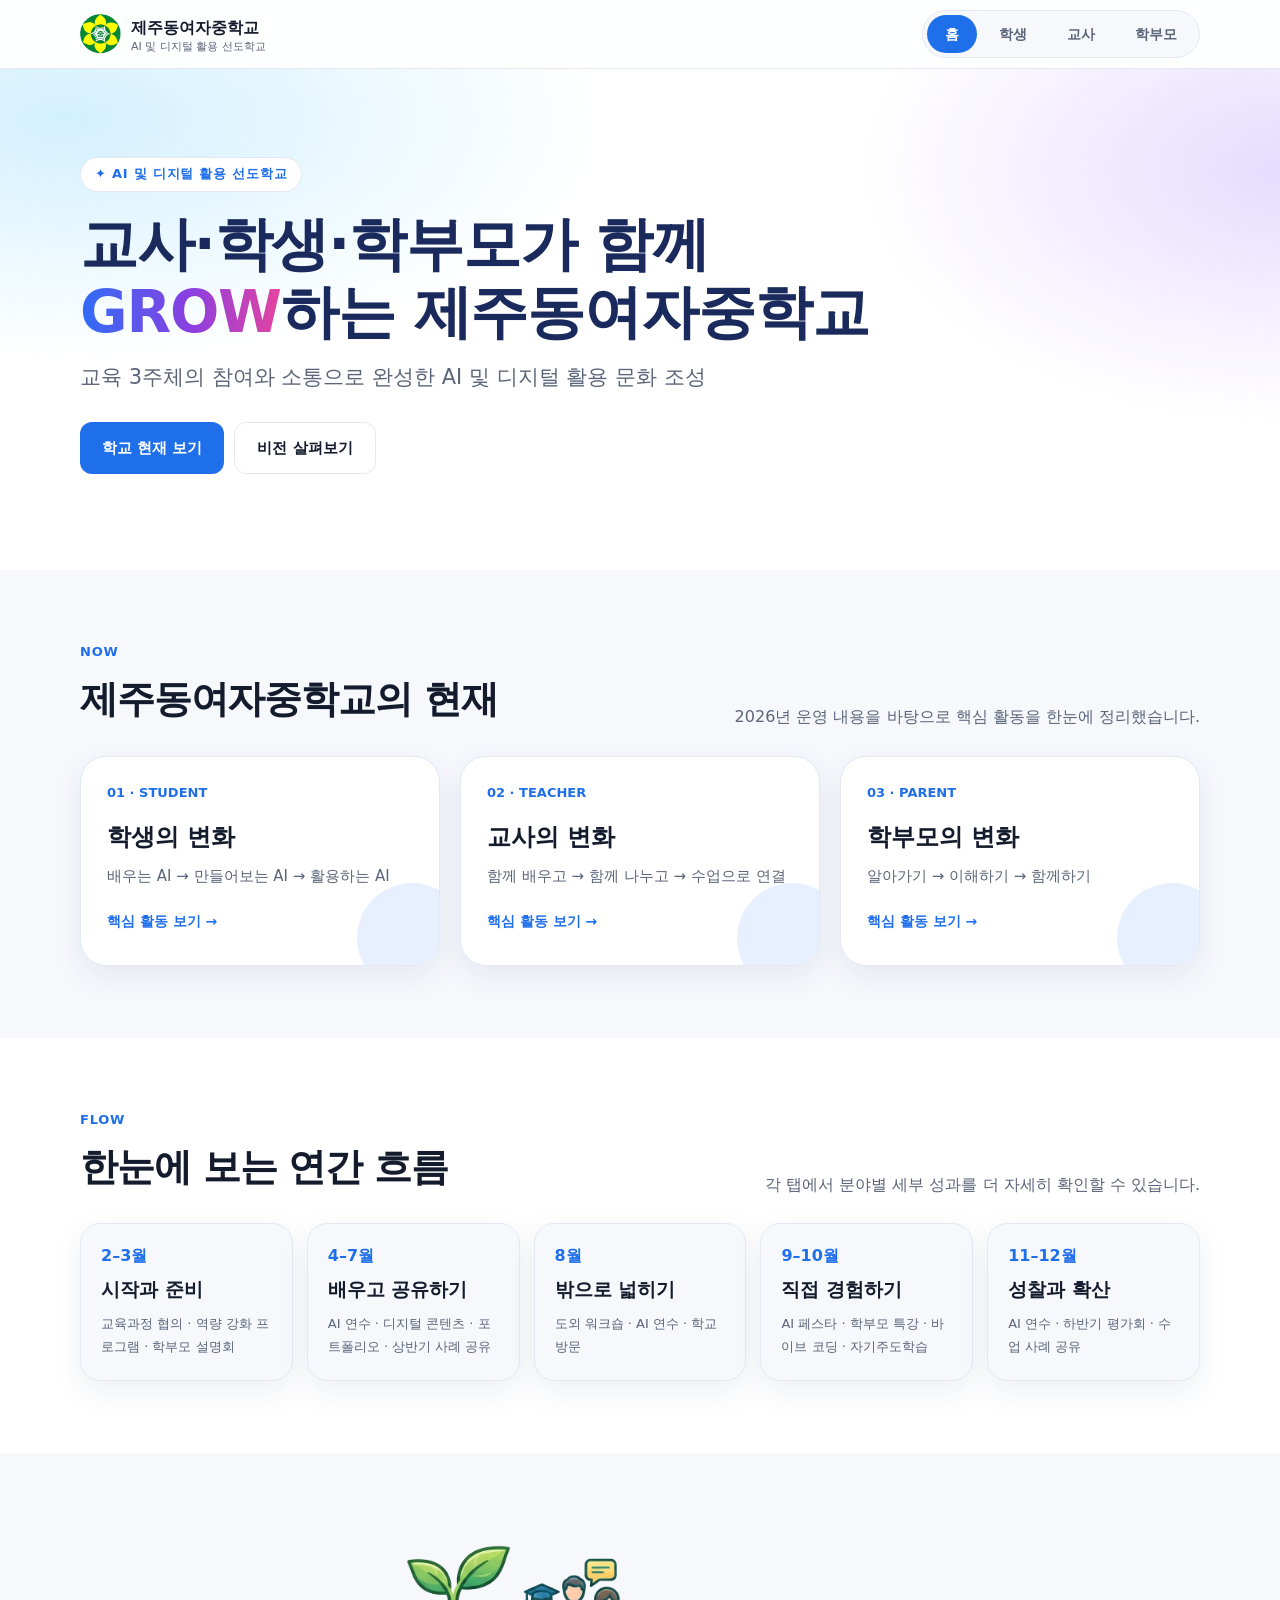
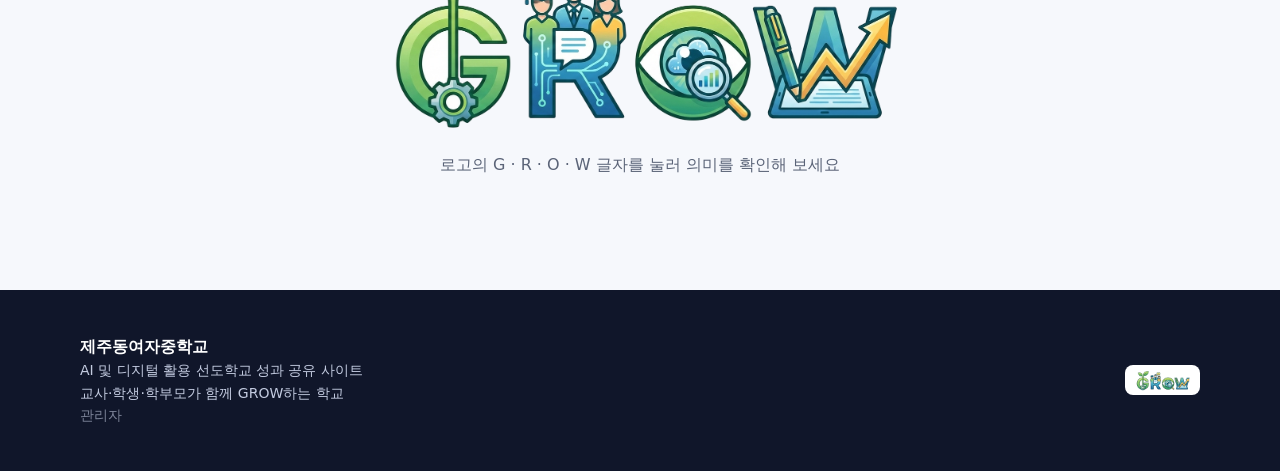
<file: index.html>
<!doctype html>
<html lang="ko"><head><meta charset="utf-8"><meta name="viewport" content="width=device-width,initial-scale=1">
<title>GROW 제주동여자중학교 | AI 및 디지털 활용 선도학교</title>
<link rel="stylesheet" href="style.css"><link rel="stylesheet" href="v2.css"></head>
<body data-page="home">
<header class="top" id="hdr"></header>
<main>
<div class="hero hero-left"><div class="wrap">
  <span class="eyebrow">✦ AI 및 디지털 활용 선도학교</span>
  <h1 class="h-big">교사·학생·학부모가 함께<br><em>GROW</em>하는 제주동여자중학교</h1>
  <p class="sub">교육 3주체의 참여와 소통으로 완성한 AI 및 디지털 활용 문화 조성</p>
  <div class="cta"><a class="btn primary" href="#now">학교 현재 보기</a><a class="btn ghost" href="#vision">비전 살펴보기</a></div>
</div></div>

<section id="now"><div class="wrap">
  <div class="sec-line"><div><div class="kicker">NOW</div><h2>제주동여자중학교의 현재</h2></div><p>2026년 운영 내용을 바탕으로 핵심 활동을 한눈에 정리했습니다.</p></div>
  <div class="nowgrid" id="now3"></div>
</div></section>

<section id="flow" style="background:var(--surface)"><div class="wrap">
  <div class="sec-line"><div><div class="kicker">FLOW</div><h2>한눈에 보는 연간 흐름</h2></div><p>각 탭에서 분야별 세부 성과를 더 자세히 확인할 수 있습니다.</p></div>
  <div class="flowgrid" id="flow5"></div>
</div></section>

<section id="vision"><div class="wrap">
  <div class="sec-head">
    <div class="logomap" id="logomap">
      <img src="GROW 로고.png" alt="GROW 로고">
      <button class="hot" data-i="0" style="left:5%;width:22%" aria-label="G"></button>
      <button class="hot" data-i="1" style="left:28.5%;width:20%" aria-label="R"></button>
      <button class="hot" data-i="2" style="left:49%;width:22%" aria-label="O"></button>
      <button class="hot" data-i="3" style="left:70.5%;width:26%" aria-label="W"></button>
    </div>
    <p>로고의 G · R · O · W 글자를 눌러 의미를 확인해 보세요</p>
  </div>
</div></section>
</main>
<footer id="ftr"></footer>
<script src="data.js"></script><script src="posts.js"></script><script src="store.js"></script><script src="app.js"></script>
</body></html>
</file>
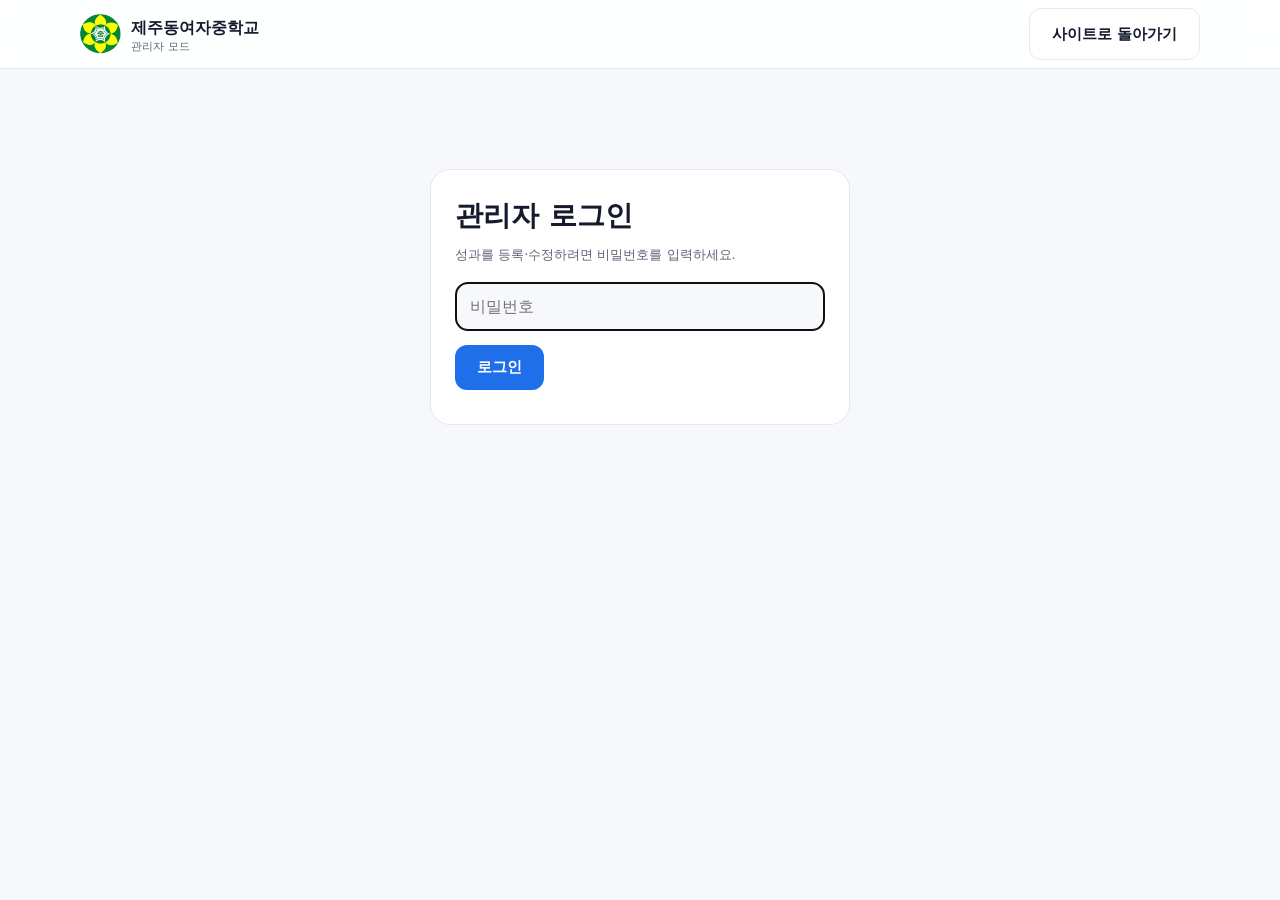
<file: admin.html>
<!doctype html>
<html lang="ko"><head><meta charset="utf-8"><meta name="viewport" content="width=device-width,initial-scale=1">
<title>관리자 | 제주동여자중학교</title>
<link rel="stylesheet" href="style.css"><link rel="stylesheet" href="v2.css"></head>
<body>
<header class="top"><div class="wrap"><a class="brand" href="index.html"><img src="school-logo.png" alt=""><div>제주동여자중학교<small>관리자 모드</small></div></a><a class="btn ghost" href="index.html">사이트로 돌아가기</a></div></header>
<div class="adm" id="app"></div>
<script src="data.js"></script><script src="posts.js"></script><script src="store.js"></script><script src="admin.js"></script>
</body></html>
</file>
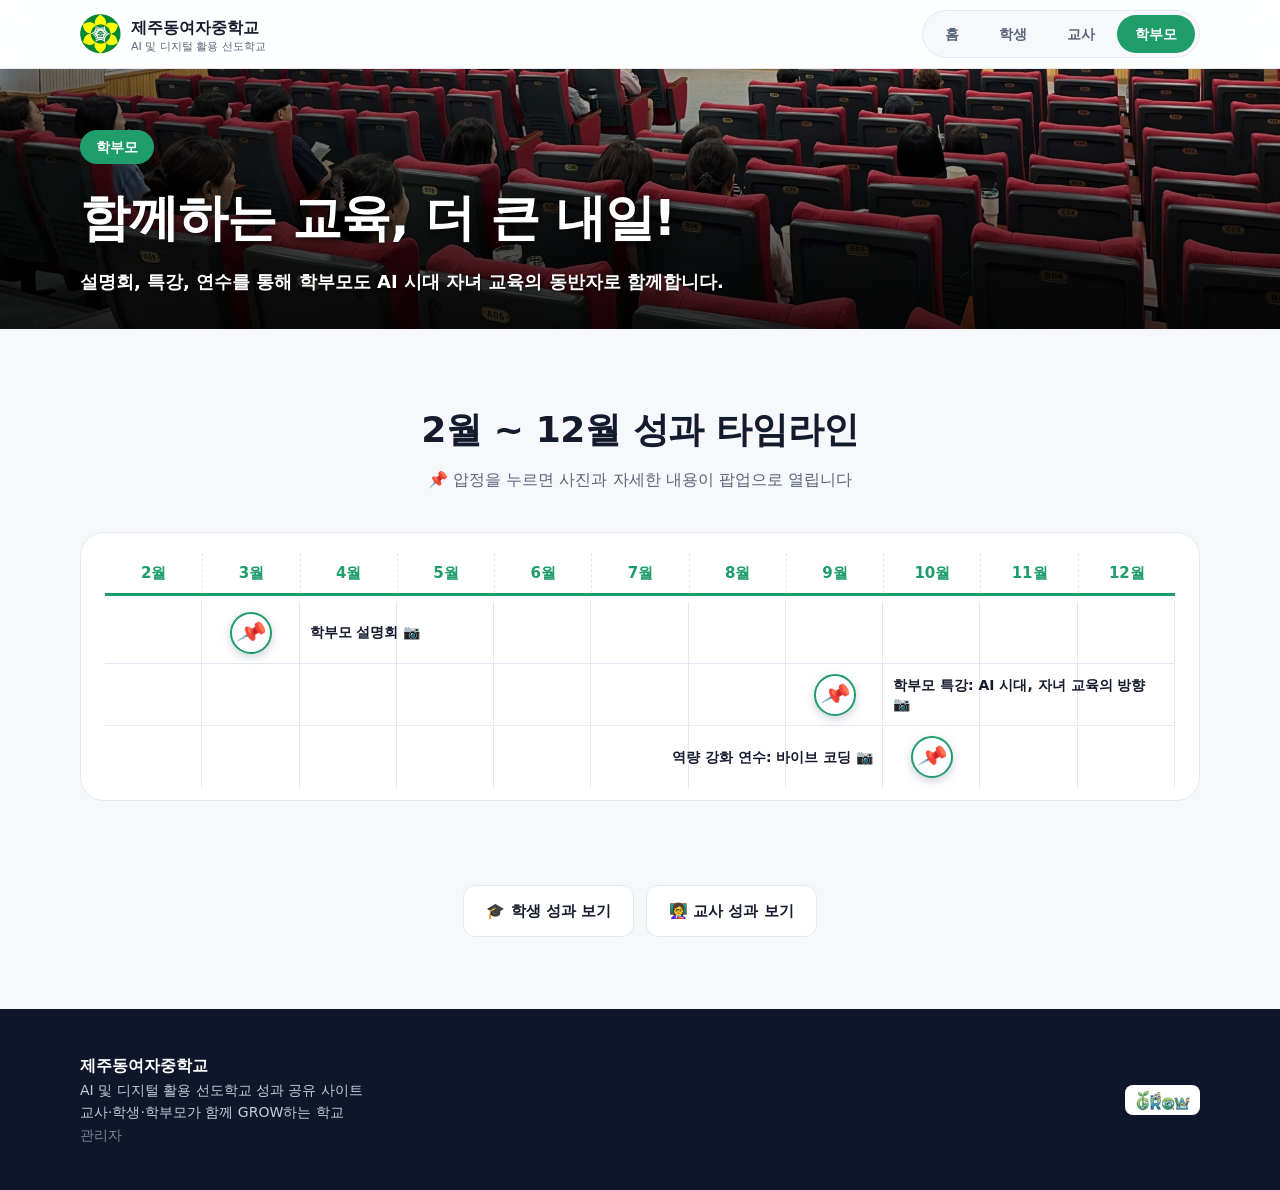
<file: parent.html>
<!doctype html>
<html lang="ko"><head><meta charset="utf-8"><meta name="viewport" content="width=device-width,initial-scale=1">
<title>성과 | 제주동여자중학교</title>
<link rel="stylesheet" href="style.css"><link rel="stylesheet" href="v2.css"></head>
<body data-page="parent">
<header class="top" id="hdr"></header>
<main>
<div class="rhero" id="rhero"></div>
<section><div class="wrap">
  <div class="sec-head"><h2>2월 ~ 12월 성과 타임라인</h2><p>📌 압정을 누르면 사진과 자세한 내용이 팝업으로 열립니다</p></div>
  <div class="tlscroll" id="tl"></div>
</div></section>
<section style="padding-top:0"><div class="wrap"><div class="otherlinks" id="others"></div></div></section>
</main>
<footer id="ftr"></footer>
<script src="data.js"></script><script src="posts.js"></script><script src="store.js"></script><script src="app.js"></script>
</body></html>
</file>
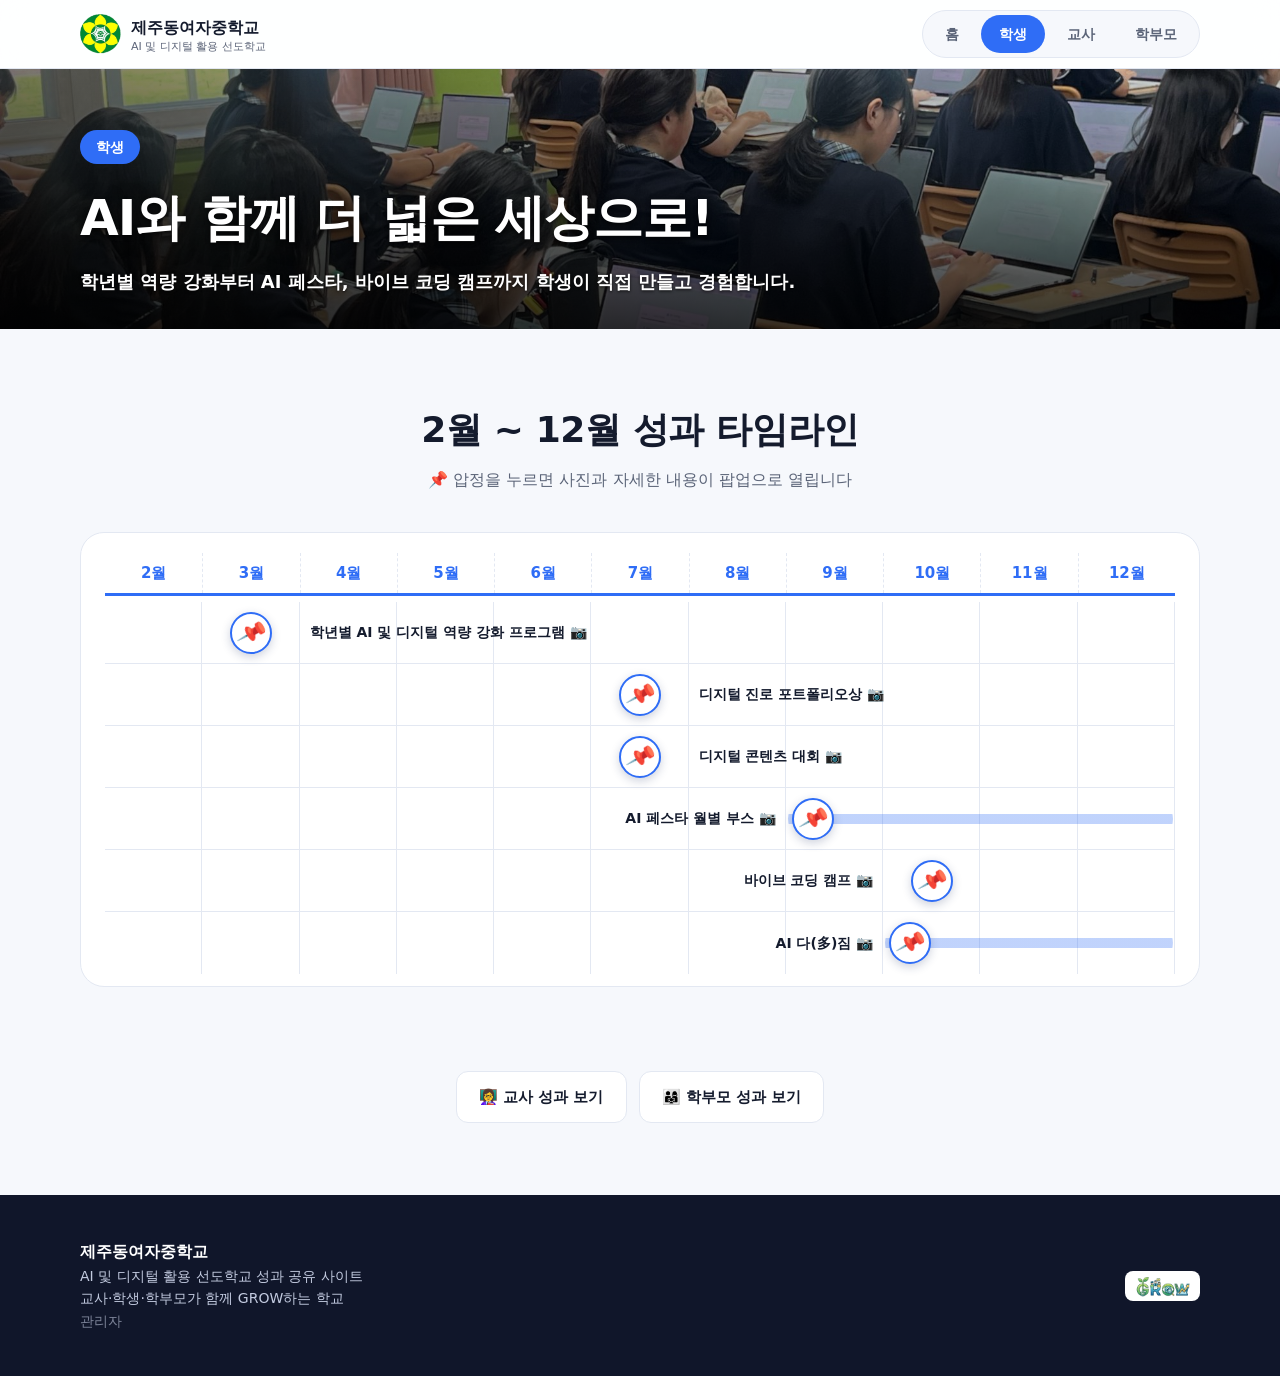
<file: student.html>
<!doctype html>
<html lang="ko"><head><meta charset="utf-8"><meta name="viewport" content="width=device-width,initial-scale=1">
<title>성과 | 제주동여자중학교</title>
<link rel="stylesheet" href="style.css"><link rel="stylesheet" href="v2.css"></head>
<body data-page="student">
<header class="top" id="hdr"></header>
<main>
<div class="rhero" id="rhero"></div>
<section><div class="wrap">
  <div class="sec-head"><h2>2월 ~ 12월 성과 타임라인</h2><p>📌 압정을 누르면 사진과 자세한 내용이 팝업으로 열립니다</p></div>
  <div class="tlscroll" id="tl"></div>
</div></section>
<section style="padding-top:0"><div class="wrap"><div class="otherlinks" id="others"></div></div></section>
</main>
<footer id="ftr"></footer>
<script src="data.js"></script><script src="posts.js"></script><script src="store.js"></script><script src="app.js"></script>
</body></html>
</file>
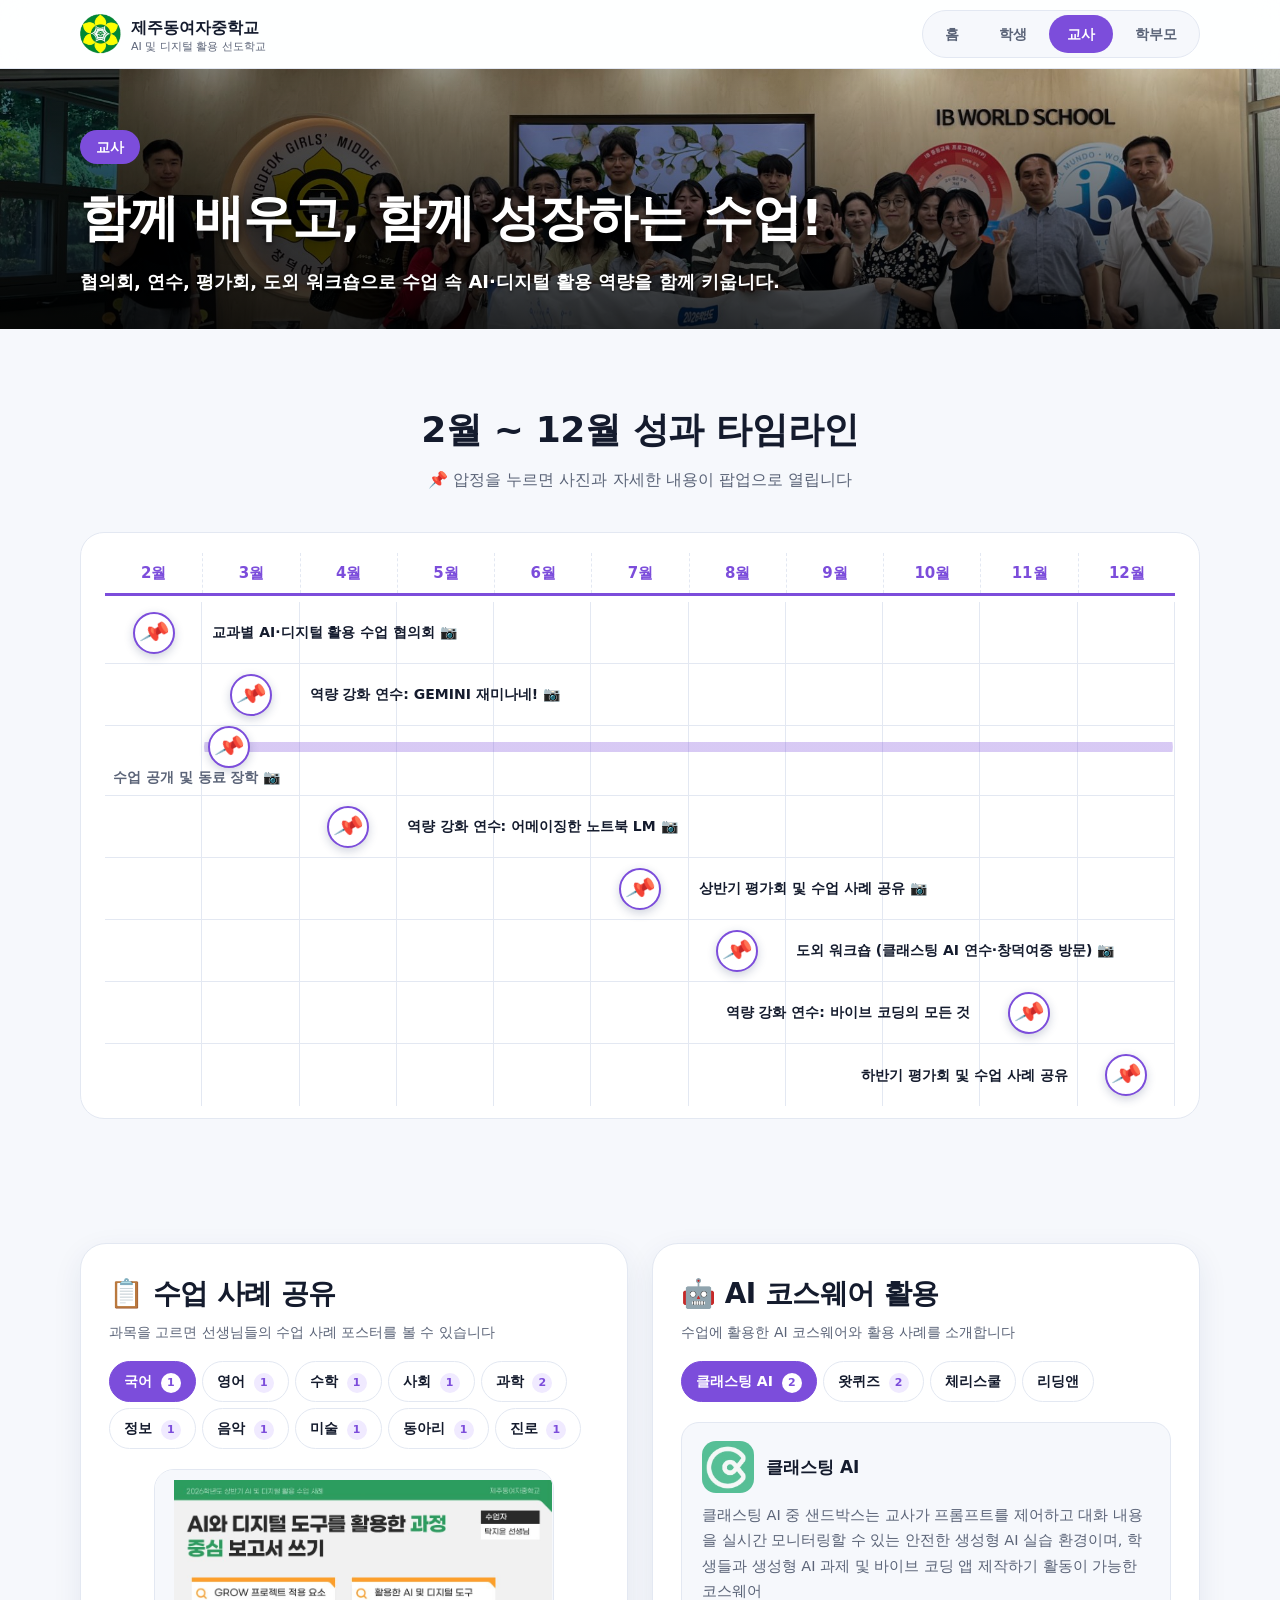
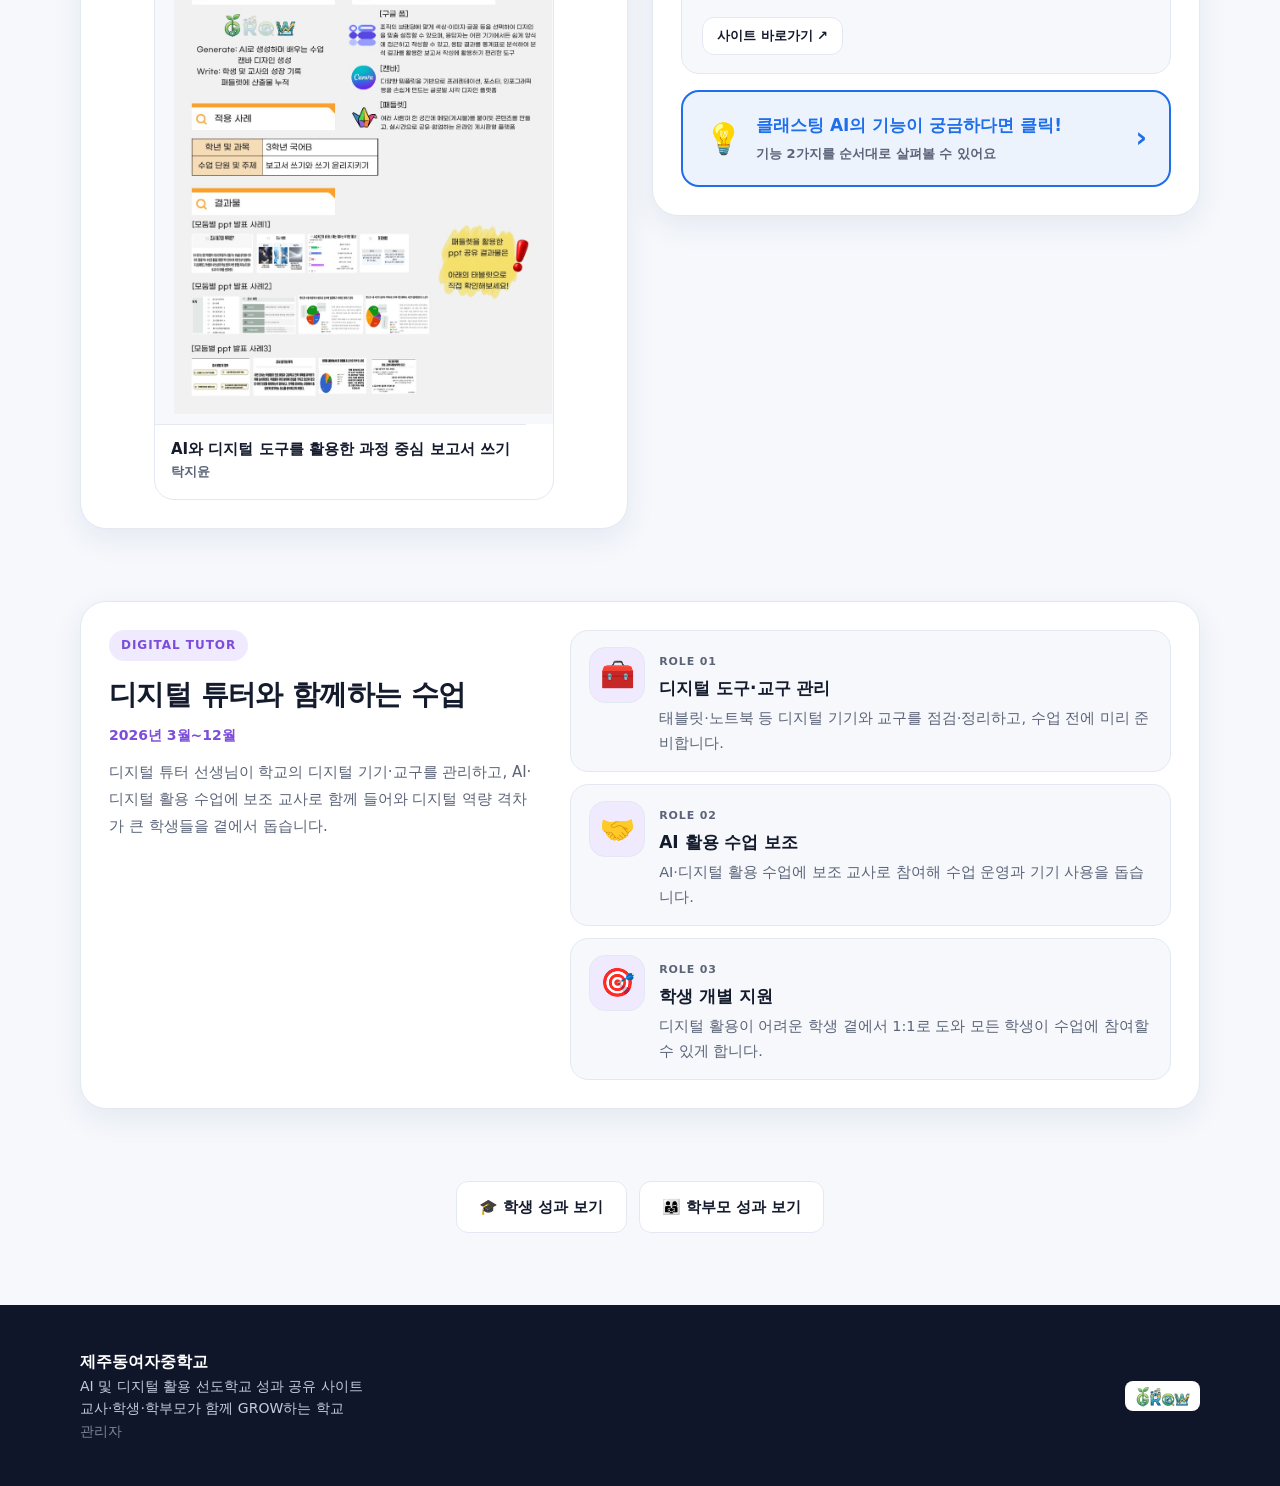
<file: teacher.html>
<!doctype html>
<html lang="ko"><head><meta charset="utf-8"><meta name="viewport" content="width=device-width,initial-scale=1">
<title>성과 | 제주동여자중학교</title>
<link rel="stylesheet" href="style.css"><link rel="stylesheet" href="v2.css"></head>
<body data-page="teacher">
<header class="top" id="hdr"></header>
<main>
<div class="rhero" id="rhero"></div>
<section><div class="wrap">
  <div class="sec-head"><h2>2월 ~ 12월 성과 타임라인</h2><p>📌 압정을 누르면 사진과 자세한 내용이 팝업으로 열립니다</p></div>
  <div class="tlscroll" id="tl"></div>
</div></section>
<section class="cases" id="cases-sec"><div class="wrap">
  <div class="csplit">
    <div class="cpanel" id="gal-cases"><h2>📋 수업 사례 공유</h2><p class="csub">과목을 고르면 선생님들의 수업 사례 포스터를 볼 수 있습니다</p><div class="ctabs" role="tablist"></div><div class="cbody"></div></div>
    <div class="cpanel" id="gal-tools"><h2>🤖 AI 코스웨어 활용</h2><p class="csub">수업에 활용한 AI 코스웨어와 활용 사례를 소개합니다</p><div class="ctabs" role="tablist"></div><div class="cbody"></div></div>
  </div>
</div></section>
<section class="tutor" id="tutor-sec"><div class="wrap"><div class="cpanel tpanel"></div></div></section>
<section style="padding-top:0"><div class="wrap"><div class="otherlinks" id="others"></div></div></section>
</main>
<footer id="ftr"></footer>
<script src="data.js"></script><script src="posts.js"></script><script src="store.js"></script><script src="app.js"></script>
</body></html>
</file>
<file: style.css>
:root{
  --bg:#f6f8fc;--surface:#fff;--ink:#141b2d;--muted:#5b6478;--line:#e3e8f2;
  --student:#2f6df6;--student-soft:#e8f0ff;
  --teacher:#7c4ddb;--teacher-soft:#f0eaff;
  --parent:#1f9d6b;--parent-soft:#e3f6ee;
  --brand:#1f6feb;--shadow:0 10px 30px rgba(30,50,100,.08);
}
@media (prefers-color-scheme:dark){
  :root{--bg:#0e1320;--surface:#171e30;--ink:#eef1f8;--muted:#9aa5bd;--line:#26304a;
  --student-soft:#1a2748;--teacher-soft:#251d44;--parent-soft:#12302a;--shadow:0 10px 30px rgba(0,0,0,.35)}
}
*{box-sizing:border-box;margin:0}
html{scroll-behavior:smooth}
body{font-family:"Pretendard","Noto Sans KR","Malgun Gothic",system-ui,sans-serif;background:var(--bg);color:var(--ink);line-height:1.6;-webkit-font-smoothing:antialiased}
a{color:inherit;text-decoration:none}
.wrap{max-width:1160px;margin:0 auto;padding:0 20px}

/* header */
header.top{position:sticky;top:0;z-index:50;background:color-mix(in srgb,var(--surface) 88%,transparent);backdrop-filter:blur(12px);border-bottom:1px solid var(--line)}
.top .wrap{display:flex;align-items:center;justify-content:space-between;height:68px;gap:16px}
.brand{display:flex;align-items:center;gap:10px;font-weight:800}
.brand img{height:34px;width:auto}
.brand small{display:block;font-weight:500;font-size:11px;color:var(--muted);line-height:1.1}
nav.tabs{display:flex;gap:4px;background:var(--bg);padding:4px;border-radius:999px;border:1px solid var(--line)}
nav.tabs a{padding:8px 18px;border-radius:999px;font-weight:700;font-size:14px;color:var(--muted);transition:.2s}
nav.tabs a:hover{color:var(--ink)}
nav.tabs a.on{color:#fff;background:var(--brand)}
nav.tabs a.on.student{background:var(--student)}
nav.tabs a.on.teacher{background:var(--teacher)}
nav.tabs a.on.parent{background:var(--parent)}

/* hero */
.hero{position:relative;overflow:hidden;background:linear-gradient(135deg,#eaf3ff 0%,#f1ecff 55%,#e6f7ef 100%);padding:72px 0 88px}
@media (prefers-color-scheme:dark){.hero{background:linear-gradient(135deg,#131c36,#1d1740 55%,#0f2a25)}}
.hero .wrap{display:grid;grid-template-columns:1.05fr .95fr;gap:40px;align-items:center}
.eyebrow{display:inline-block;font-size:13px;font-weight:800;letter-spacing:.06em;color:var(--brand);background:var(--surface);padding:6px 14px;border-radius:999px;border:1px solid var(--line)}
.hero h1{font-size:clamp(34px,5vw,58px);line-height:1.18;margin:18px 0 14px;font-weight:900;letter-spacing:-.02em}
.hero h1 em{font-style:normal;background:linear-gradient(90deg,#2f6df6,#7c4ddb,#1f9d6b);-webkit-background-clip:text;background-clip:text;color:transparent}
.hero p.sub{font-size:18px;color:var(--muted);max-width:480px}
.hero-logo{background:var(--surface);border-radius:28px;padding:28px;box-shadow:var(--shadow);border:1px solid var(--line)}
.hero-logo img{width:100%;display:block}
.cta{display:flex;gap:10px;flex-wrap:wrap;margin-top:28px}
.btn{display:inline-flex;align-items:center;gap:8px;padding:13px 22px;border-radius:12px;font-weight:800;font-size:15px;border:0;cursor:pointer;font-family:inherit;transition:.2s}
.btn.primary{background:var(--brand);color:#fff}
.btn.primary:hover{transform:translateY(-2px);box-shadow:0 8px 20px rgba(31,111,235,.35)}
.btn.ghost{background:var(--surface);color:var(--ink);border:1px solid var(--line)}
.btn.ghost:hover{transform:translateY(-2px)}

/* sections */
section{padding:72px 0}
.sec-head{text-align:center;margin-bottom:40px}
.sec-head h2{font-size:clamp(26px,3.4vw,36px);font-weight:900;letter-spacing:-.01em}
.sec-head p{color:var(--muted);margin-top:8px}

/* GROW cards */
.grow{display:grid;grid-template-columns:repeat(4,1fr);gap:16px}
.gcard{background:var(--surface);border:1px solid var(--line);border-radius:20px;padding:26px 22px;cursor:pointer;text-align:left;font-family:inherit;color:inherit;transition:.25s;position:relative}
.gcard:hover{transform:translateY(-6px);box-shadow:var(--shadow)}
.gcard .letter{font-size:52px;font-weight:900;line-height:1;background:linear-gradient(135deg,#2f6df6,#1f9d6b);-webkit-background-clip:text;background-clip:text;color:transparent}
.gcard h3{font-size:18px;margin:10px 0 4px}
.gcard span.k{font-size:13px;color:var(--muted)}
.gcard .plus{position:absolute;right:16px;top:16px;width:28px;height:28px;border-radius:50%;background:var(--bg);display:grid;place-items:center;font-weight:800;color:var(--muted)}

/* status stats */
.stats{display:grid;grid-template-columns:repeat(4,1fr);gap:16px}
.stat{background:var(--surface);border:1px solid var(--line);border-radius:20px;padding:26px;text-align:center}
.stat b{display:block;font-size:44px;font-weight:900;color:var(--brand);line-height:1.1}
.stat span{font-weight:700;color:var(--muted);font-size:14px}
.chips{display:flex;flex-wrap:wrap;gap:10px;justify-content:center;margin-top:28px}
.chip{border:1px solid var(--line);background:var(--surface);padding:10px 18px;border-radius:999px;font-weight:700;font-size:14px;cursor:pointer;font-family:inherit;color:var(--ink);transition:.2s}
.chip:hover{background:var(--brand);color:#fff;border-color:var(--brand)}

/* role cards */
.roles{display:grid;grid-template-columns:repeat(3,1fr);gap:20px}
.role{border-radius:24px;padding:32px 28px;border:1px solid var(--line);background:var(--surface);transition:.25s;display:flex;flex-direction:column;gap:12px}
.role:hover{transform:translateY(-6px);box-shadow:var(--shadow)}
.role .ic{width:54px;height:54px;border-radius:16px;display:grid;place-items:center;font-size:26px}
.role h3{font-size:24px;font-weight:900}
.role .tag{font-weight:700}
.role ul{list-style:none;padding:0;display:flex;flex-wrap:wrap;gap:6px;margin-top:4px}
.role li{font-size:13px;padding:4px 10px;border-radius:999px;font-weight:600}
.role .go{margin-top:auto;font-weight:800;padding-top:12px}
.role.student .ic,.role.student li{background:var(--student-soft);color:var(--student)}
.role.teacher .ic,.role.teacher li{background:var(--teacher-soft);color:var(--teacher)}
.role.parent .ic,.role.parent li{background:var(--parent-soft);color:var(--parent)}
.role.student .tag,.role.student .go{color:var(--student)}
.role.teacher .tag,.role.teacher .go{color:var(--teacher)}
.role.parent .tag,.role.parent .go{color:var(--parent)}

/* role page */
.rhero{padding:56px 0 64px;background:var(--soft)}
.rhero .wrap{display:grid;grid-template-columns:1.2fr .8fr;gap:30px;align-items:center}
.rhero .pill{display:inline-block;color:#fff;background:var(--accent);padding:6px 16px;border-radius:999px;font-weight:800;font-size:14px}
.rhero h1{font-size:clamp(30px,4.4vw,50px);font-weight:900;margin:14px 0 10px;letter-spacing:-.02em}
.rhero p{color:var(--muted);font-size:18px}
.rstats{display:flex;gap:14px;margin-top:24px;flex-wrap:wrap}
.rstats div{background:var(--surface);border:1px solid var(--line);border-radius:16px;padding:14px 22px}
.rstats b{font-size:30px;color:var(--accent);font-weight:900;display:block;line-height:1.1}
.rstats span{font-size:13px;color:var(--muted);font-weight:700}
.rhero .emoji{font-size:120px;text-align:center}
.filter{display:flex;gap:8px;flex-wrap:wrap;justify-content:center;margin-bottom:30px}
.filter button{border:1px solid var(--line);background:var(--surface);color:var(--ink);padding:8px 16px;border-radius:999px;font-weight:700;cursor:pointer;font-family:inherit;font-size:14px}
.filter button.on{background:var(--accent);border-color:var(--accent);color:#fff}
.grid{display:grid;grid-template-columns:repeat(3,1fr);gap:18px}
.card{background:var(--surface);border:1px solid var(--line);border-radius:20px;padding:24px;cursor:pointer;text-align:left;font-family:inherit;color:inherit;transition:.25s;display:flex;flex-direction:column;gap:10px}
.card:hover{transform:translateY(-5px);box-shadow:var(--shadow);border-color:var(--accent)}
.card .mo{align-self:flex-start;background:var(--soft);color:var(--accent);font-weight:900;padding:5px 14px;border-radius:999px;font-size:14px}
.card h3{font-size:19px;line-height:1.35}
.card .kw{display:flex;gap:6px;flex-wrap:wrap}
.card .kw i{font-style:normal;font-size:12px;color:var(--muted);background:var(--bg);padding:3px 9px;border-radius:999px;font-weight:600}
.card .more{margin-top:auto;font-size:13px;font-weight:800;color:var(--accent)}
.otherlinks{display:flex;gap:12px;justify-content:center;flex-wrap:wrap}

/* modal */
.modal{position:fixed;inset:0;background:rgba(10,15,30,.55);backdrop-filter:blur(4px);display:none;align-items:center;justify-content:center;z-index:100;padding:20px}
.modal.open{display:flex;animation:fade .2s}
.sheet{background:var(--surface);border-radius:26px;max-width:520px;width:100%;padding:34px;position:relative;animation:pop .25s;max-height:90vh;overflow:auto}
.sheet .x{position:absolute;right:16px;top:16px;width:36px;height:36px;border:0;border-radius:50%;background:var(--bg);cursor:pointer;font-size:18px;color:var(--ink)}
.sheet .badge{display:inline-block;padding:5px 14px;border-radius:999px;font-weight:800;font-size:13px;color:#fff;background:var(--accent,var(--brand))}
.sheet h3{font-size:24px;margin:12px 0 10px;line-height:1.3}
.sheet p{color:var(--muted)}
.sheet ul{margin:16px 0 0;padding:0;list-style:none;display:grid;gap:8px}
.sheet li{background:var(--bg);border-radius:12px;padding:10px 14px;font-weight:600;font-size:15px}
.sheet li::before{content:"✓ ";color:var(--accent,var(--brand));font-weight:900}
@keyframes fade{from{opacity:0}}
@keyframes pop{from{transform:translateY(20px) scale(.97);opacity:0}}

/* footer */
footer{background:#10162a;color:#c3cbe0;padding:44px 0;font-size:14px}
footer .wrap{display:flex;justify-content:space-between;gap:20px;flex-wrap:wrap;align-items:center}
footer b{color:#fff;font-size:16px}
footer img{height:30px;background:#fff;border-radius:8px;padding:4px 8px}

@media (max-width:900px){
  .hero .wrap,.rhero .wrap{grid-template-columns:1fr}
  .grow,.stats{grid-template-columns:repeat(2,1fr)}
  .roles,.grid{grid-template-columns:1fr}
  .rhero .emoji{display:none}
  .brand small{display:none}
  nav.tabs a{padding:8px 12px}
}
@media (max-width:520px){.brand img{height:26px}.top .wrap{height:auto;padding:10px 20px;flex-wrap:wrap}}
</file>
<file: v2.css>
/* ===== 큰 글씨 히어로 ===== */
.hero{padding:96px 0 104px}
.hero .wrap{display:block;text-align:center}
.big-line{font-size:clamp(22px,3.6vw,40px);font-weight:800;margin-top:22px;color:var(--ink)}
.big-grow{font-size:clamp(84px,16vw,190px);font-weight:900;line-height:1;letter-spacing:-.03em;background:linear-gradient(90deg,#2f6df6,#7c4ddb 55%,#1f9d6b);-webkit-background-clip:text;background-clip:text;color:transparent;margin:6px 0 4px}
.big-grow span{font-size:.36em;letter-spacing:0;color:var(--ink);-webkit-text-fill-color:var(--ink);margin-left:.08em}
.big-school{font-size:clamp(34px,7vw,84px);font-weight:900;letter-spacing:-.02em;line-height:1.1}
.hero p.sub{margin:22px auto 0;max-width:640px;font-size:clamp(16px,2vw,21px);font-weight:600}
.hero .cta{justify-content:center}
.vlogo{height:70px;width:auto;margin-bottom:14px}

/* ===== 타임라인 ===== */
.tlscroll{overflow-x:auto;padding-bottom:12px}
.tl{min-width:900px;background:var(--surface);border:1px solid var(--line);border-radius:24px;padding:20px 24px 12px}
.axis,.lane{display:grid;grid-template-columns:repeat(11,1fr)}
.axis{border-bottom:3px solid var(--accent);margin-bottom:6px}
.mth{text-align:center;font-weight:900;padding:8px 0;font-size:15px;color:var(--accent);border-left:1px dashed var(--line)}
.mth:first-child{border-left:0}
.lane{position:relative;align-items:center;min-height:62px;background:repeating-linear-gradient(90deg,transparent 0,transparent calc(9.0909% - 1px),var(--line) calc(9.0909% - 1px),var(--line) 9.0909%);border-bottom:1px solid var(--line)}
.lane:last-child{border-bottom:0}
.pinwrap{display:flex;align-items:center;justify-content:center;padding:0 4px;z-index:1}
.pinwrap.range{justify-content:flex-start;background:linear-gradient(color-mix(in srgb,var(--accent) 30%,transparent),color-mix(in srgb,var(--accent) 30%,transparent)) center/100% 10px no-repeat;border-radius:999px;margin:0 2px}
.pin{background:var(--surface);width:42px;height:42px;border-radius:50%;cursor:pointer;font-size:22px;box-shadow:0 3px 10px rgba(30,50,100,.22);border:2px solid var(--accent);transition:.2s;display:grid;place-items:center;flex:none}
.pin span{display:block;transform:rotate(15deg)}
.pin:hover{transform:translateY(-4px) scale(1.12);background:var(--soft)}
.lab{font-weight:700;font-size:14px;padding:0 10px;line-height:1.35;z-index:1}
.lab.l{text-align:right}
.lab.u{padding:0 0 8px 8px;color:var(--muted)}

/* 팝업: 가로형 (대표 사진 왼쪽 · 내용 오른쪽) */
.sheet .pre{white-space:pre-wrap}
.sheet.wide{max-width:1040px;padding:34px 34px 30px}
.mgrid{display:grid;grid-template-columns:minmax(0,1.05fr) minmax(0,1fr);gap:30px;align-items:start}
.mside{display:grid;gap:12px;position:sticky;top:0}
.cover{border-radius:18px;overflow:hidden;background:var(--bg);aspect-ratio:4/3}
.cover img{width:100%;height:100%;object-fit:cover;display:block;cursor:zoom-in;transition:transform .3s}
.cover img:hover{transform:scale(1.03)}
.cover.empty{display:grid;place-content:center;justify-items:center;gap:8px;color:var(--muted);font-size:14px;border:2px dashed var(--line)}
.cover.empty span{font-size:52px}
.albtn{width:100%;justify-content:center;background:var(--soft,var(--bg));color:var(--accent,var(--brand));border:2px solid var(--accent,var(--brand));font-weight:800;cursor:pointer}
.albtn:hover{background:var(--accent,var(--brand));color:#fff}
.albtn b{display:inline-grid;place-items:center;min-width:24px;height:24px;padding:0 6px;border-radius:999px;background:var(--accent,var(--brand));color:#fff;font-size:12px;margin-left:4px}
.albtn:hover b{background:#fff;color:var(--accent,var(--brand))}
.mtext{padding-top:4px;padding-right:30px}
@media (max-width:800px){.mgrid{grid-template-columns:1fr;gap:20px}.mside{position:static}.mtext{padding-right:0}.sheet.wide{padding:26px 20px}}

/* 사진첩 */
.album{position:fixed;inset:0;z-index:200;background:rgba(5,8,18,.92);display:none;grid-template-columns:64px 1fr 64px;grid-template-rows:1fr auto;align-items:center;padding:30px 16px 16px;gap:10px}
.album.open{display:grid;animation:fade .2s}
.album figure{margin:0;grid-column:2;grid-row:1;display:grid;justify-items:center;gap:10px;min-height:0;height:100%;align-content:center}
.album figure img{max-width:100%;max-height:calc(100vh - 190px);object-fit:contain;border-radius:10px}
.album figcaption{color:#fff;opacity:.8;font-weight:700;font-size:14px}
.album .nav{grid-row:1;width:52px;height:52px;border-radius:50%;border:0;background:rgba(255,255,255,.14);color:#fff;font-size:32px;line-height:1;cursor:pointer;justify-self:center}
.album .nav:hover{background:rgba(255,255,255,.28)}
.album .prev{grid-column:1}.album .next{grid-column:3}
.album .ax{position:absolute;right:18px;top:16px;width:42px;height:42px;border-radius:50%;border:0;background:rgba(255,255,255,.14);color:#fff;font-size:20px;cursor:pointer;z-index:1}
.astrip{grid-column:1 / -1;grid-row:2;display:flex;gap:8px;justify-content:center;overflow-x:auto;padding:4px}
.astrip img{width:78px;height:58px;object-fit:cover;border-radius:8px;cursor:pointer;opacity:.45;border:2px solid transparent;flex:none}
.astrip img.on{opacity:1;border-color:#fff}
.album.single .nav,.album.single .astrip{display:none}
@media (max-width:600px){.album{grid-template-columns:40px 1fr 40px;padding:56px 6px 12px}.album .nav{width:38px;height:38px;font-size:24px}}

/* ===== 관리자 ===== */
.adm{max-width:900px;margin:0 auto;padding:40px 20px 80px}
.adm h1{font-size:28px;font-weight:900;margin-bottom:6px}
.box{background:var(--surface);border:1px solid var(--line);border-radius:20px;padding:24px;margin-top:20px}
.box h2{font-size:18px;margin-bottom:14px}
.f{display:grid;gap:6px;margin-bottom:14px}
.f label{font-weight:800;font-size:14px}
.f input,.f select,.f textarea{font:inherit;padding:11px 14px;border-radius:12px;border:1px solid var(--line);background:var(--bg);color:var(--ink);width:100%}
.f textarea{min-height:130px;resize:vertical}
.row{display:grid;grid-template-columns:repeat(3,1fr);gap:12px}
.thumbs{display:flex;gap:8px;flex-wrap:wrap;margin-top:8px}
.thumbs div{position:relative;cursor:grab;transition:transform .15s}
.thumbs div.dragging{opacity:.35;transform:scale(.94)}
.thumbs img{width:92px;height:70px;object-fit:cover;border-radius:10px}
.thumbs .cv{position:absolute;left:4px;bottom:4px;padding:2px 7px;border-radius:999px;font-size:11px;font-weight:800;background:rgba(0,0,0,.55);color:#fff;border:0;cursor:pointer}
.thumbs .cv.on{background:var(--brand);cursor:default}
.thumbs button.rm{position:absolute;right:-6px;top:-6px;width:22px;height:22px;border-radius:50%;border:0;background:#e5484d;color:#fff;cursor:pointer;font-size:12px}
.bar2{display:flex;gap:10px;flex-wrap:wrap;margin-top:6px}
.btn.danger{background:#e5484d;color:#fff}
.plist{display:grid;gap:8px}
.pitem{display:flex;gap:10px;align-items:center;justify-content:space-between;background:var(--bg);border-radius:12px;padding:10px 14px}
.pitem b{font-size:13px;color:var(--brand);margin-right:8px}
.pitem small{color:var(--muted)}
.pitem .bar2{margin:0}
.pitem .btn{padding:6px 12px;font-size:13px}
.note{font-size:13px;color:var(--muted);line-height:1.6}
@media (max-width:700px){.row{grid-template-columns:1fr}}
.stat b{white-space:nowrap;font-size:clamp(28px,3.4vw,44px)}

/* ===== v3 ===== */
.brand img{height:40px;width:auto}
.hero.hero-left{padding:88px 0 96px;background:radial-gradient(900px 400px at 5% 10%,#d3f0ff 0%,transparent 60%),radial-gradient(700px 420px at 100% 20%,#e6dcff 0%,transparent 60%),#fff}
@media (prefers-color-scheme:dark){.hero.hero-left{background:radial-gradient(900px 400px at 5% 10%,#16345a,transparent 60%),radial-gradient(700px 420px at 100% 20%,#2c2058,transparent 60%),var(--bg)}}
.hero-left .wrap{text-align:left}
.h-big{font-size:clamp(38px,6.4vw,76px);font-weight:900;line-height:1.12;letter-spacing:-.045em;margin:20px 0 20px;color:#1a2a5c}
@media (prefers-color-scheme:dark){.h-big{color:var(--ink)}}
.h-big em{font-style:normal;background:linear-gradient(90deg,#2f6df6,#8b3fe0 55%,#e6449f);-webkit-background-clip:text;background-clip:text;color:transparent}
.hero-left p.sub{margin:0;max-width:720px;text-align:left;color:var(--muted);font-weight:500}
.hero-left .cta{justify-content:flex-start}
.sec-line{display:flex;justify-content:space-between;align-items:flex-end;gap:16px;flex-wrap:wrap;margin-bottom:26px}
.sec-line h2{font-size:clamp(26px,3.6vw,38px);font-weight:900;letter-spacing:-.03em}
.sec-line p{color:var(--muted)}
.kicker{font-weight:900;font-size:13px;letter-spacing:.06em;color:var(--brand);margin-bottom:6px}
.nowgrid{display:grid;grid-template-columns:repeat(3,1fr);gap:20px}
.ncard{position:relative;overflow:hidden;background:var(--surface);border:1px solid var(--line);border-radius:26px;padding:26px 26px 30px;box-shadow:var(--shadow);transition:.25s;display:block;min-height:210px}
.ncard:hover{transform:translateY(-5px)}
.ncard::after{content:"";position:absolute;right:-28px;bottom:-28px;width:110px;height:110px;border-radius:50%;background:var(--student-soft)}
.ncard .k{font-size:13px;font-weight:900;color:var(--brand)}
.ncard h3{font-size:24px;font-weight:900;margin:14px 0 8px}
.ncard p{color:var(--muted);font-size:15px}
.ncard .go{display:block;margin-top:22px;font-weight:800;font-size:14px;color:var(--brand);position:relative;z-index:1}
.flowgrid{display:grid;grid-template-columns:repeat(5,1fr);gap:14px}
.fcard{text-align:left;font-family:inherit;color:inherit;background:var(--bg);border:1px solid var(--line);border-radius:20px;padding:22px 20px;cursor:pointer;transition:.25s;box-shadow:var(--shadow)}
.fcard:hover{transform:translateY(-5px);border-color:var(--brand)}
.fcard .m{font-weight:900;color:var(--brand);font-size:16px}
.fcard h3{font-size:19px;font-weight:900;margin:10px 0 10px}
.fcard p{font-size:13px;color:var(--muted);line-height:1.7}
@media (max-width:1000px){.flowgrid{grid-template-columns:repeat(2,1fr)}}
@media (max-width:800px){.nowgrid{grid-template-columns:1fr}}
@media (max-width:520px){.flowgrid{grid-template-columns:1fr}}
.hero .h-big em{background:linear-gradient(90deg,#2f6df6,#8b3fe0 55%,#e6449f);-webkit-background-clip:text;background-clip:text;color:transparent}

/* 로고 글자 클릭 */
.logomap{position:relative;width:min(560px,100%);margin:0 auto 18px}
.logomap img{width:100%;display:block}
.hot{position:absolute;top:0;height:100%;background:transparent;border:0;cursor:pointer;border-radius:22px;transition:.2s}
.hot:hover,.hot:focus-visible{background:rgba(47,109,246,.12);box-shadow:0 0 0 2px rgba(47,109,246,.35);transform:translateY(-4px)}

/* 분야별 상단 배너 (유튜브 채널 배너형) */
.rhero.banner{padding:0}
.rhero.banner .bnimg{position:relative;width:100%;background-size:cover;background-repeat:no-repeat;aspect-ratio:16/3;min-height:160px}
/* 사진 아래 글자: 기존 연한 배경 위에 그대로 → 항상 잘 보임 */
.rhero.banner.below>.wrap{display:block;padding-top:28px;padding-bottom:36px}
/* 사진 위 겹치기: 아래·왼쪽을 진하게 어둡게 + 글자 그림자 */
.rhero.banner.over .bnimg{display:flex;align-items:flex-end;min-height:260px}
.rhero.banner.over .bnimg::before{content:"";position:absolute;inset:0;background:linear-gradient(0deg,rgba(0,0,0,.78) 0%,rgba(0,0,0,.45) 55%,rgba(0,0,0,.15) 100%),linear-gradient(90deg,rgba(0,0,0,.45) 0%,rgba(0,0,0,0) 70%)}
.rhero.banner.over .wrap{position:relative;display:block;width:100%;padding-top:28px;padding-bottom:32px}
.rhero.banner.over h1{color:#fff;text-shadow:0 2px 4px rgba(0,0,0,.6),0 4px 18px rgba(0,0,0,.5)}
.rhero.banner.over p{color:#fff;font-weight:600;text-shadow:0 1px 3px rgba(0,0,0,.8)}
@media (max-width:760px){.rhero.banner .bnimg{min-height:110px}.rhero.banner.over .bnimg{aspect-ratio:auto;min-height:240px}}
.bnlist{display:grid;gap:18px}
.bnitem{border:1px solid var(--line);border-radius:14px;padding:14px}
.bnhead{display:flex;justify-content:space-between;align-items:center;margin-bottom:10px}
.bnprev{aspect-ratio:16/3;border-radius:10px;background-size:cover;margin-bottom:10px;display:flex;align-items:center;justify-content:center;color:var(--muted);font-size:14px}
.bnprev.empty{border:1px dashed var(--line)}
/* 관리자: GitHub 저장 */
.ghok{display:flex;justify-content:space-between;align-items:center;gap:12px;flex-wrap:wrap;border-color:rgba(46,160,67,.35);background:rgba(46,160,67,.1)}
.steps{margin:0 0 14px 20px;display:grid;gap:6px;font-size:14px;line-height:1.6}
.steps a{color:var(--brand);font-weight:700}
.busy{position:fixed;inset:0;background:rgba(15,20,40,.45);display:none;align-items:center;justify-content:center;z-index:200}
.busy.on{display:flex}
.busy>div{background:var(--surface);border-radius:16px;padding:22px 28px;display:flex;gap:14px;align-items:center;font-weight:700;box-shadow:0 10px 40px rgba(0,0,0,.2)}
.busy i{width:22px;height:22px;border-radius:50%;border:3px solid var(--line);border-top-color:var(--brand);animation:spin .8s linear infinite}
@keyframes spin{to{transform:rotate(360deg)}}
/* 대표 사진: 전체 보이기 */
.cover.fit img{object-fit:contain}
.cover.fit img:hover{transform:none}
/* 관리자: 대표 사진 위치 조절 */
.cpos{display:grid;grid-template-columns:220px 1fr;gap:16px;align-items:center;margin-top:12px;padding:12px;border:1px solid var(--line);border-radius:14px}
.cpos .cover{aspect-ratio:4/3}
.cpos .cover img{cursor:default}
.cpos .cover img:hover{transform:none}
.cpos input[type=range]{width:100%}
@media (max-width:560px){.cpos{grid-template-columns:1fr}}

/* ===== 교사 수업 사례 공유 (과목 탭 · 포스터) ===== */
.cases{padding-top:40px}
.ctabs{display:flex;flex-wrap:wrap;gap:8px;justify-content:center}
.ctab{font:inherit;font-weight:800;font-size:15px;padding:10px 18px;border-radius:999px;border:1px solid var(--line);background:var(--surface);color:var(--ink);cursor:pointer;transition:.2s}
.ctab:hover{border-color:var(--accent,var(--brand));color:var(--accent,var(--brand))}
.ctab.on{background:var(--accent,var(--brand));border-color:var(--accent,var(--brand));color:#fff}
.ctab small{display:inline-grid;place-items:center;min-width:20px;height:20px;padding:0 6px;margin-left:4px;border-radius:999px;font-size:11px;background:var(--soft,var(--bg));color:var(--accent,var(--brand))}
.ctab.on small{background:#fff}
.cgrid{display:grid;grid-template-columns:repeat(auto-fill,minmax(240px,1fr));gap:22px;margin-top:30px}
.cpost{font:inherit;color:inherit;text-align:left;padding:0;border:1px solid var(--line);background:var(--surface);border-radius:20px;overflow:hidden;cursor:zoom-in;box-shadow:var(--shadow);transition:.25s;display:flex;flex-direction:column}
.cpost:hover{transform:translateY(-5px);border-color:var(--accent,var(--brand))}
.cimg{display:block;aspect-ratio:3/4;background:var(--bg);padding:10px}
.cimg img{width:100%;height:100%;object-fit:contain;display:block}
.ccap{display:grid;gap:2px;padding:14px 16px 16px;border-top:1px solid var(--line)}
.ccap b{font-size:15px;line-height:1.4}
.ccap small{color:var(--muted);font-weight:700;font-size:13px}
.cempty{grid-column:1 / -1;display:grid;justify-items:center;gap:8px;padding:56px 20px;border:2px dashed var(--line);border-radius:20px;color:var(--muted);font-weight:700;text-align:center}
.cempty span{font-size:44px}
@media (max-width:560px){.cgrid{grid-template-columns:repeat(2,1fr);gap:12px}.cimg{padding:6px}.ccap{padding:10px 12px 12px}.ccap b{font-size:13px}.ctab{font-size:14px;padding:8px 14px}}
/* 관리자: 수업 사례 */
#casesBox .ctabs,#toolsBox .ctabs{justify-content:flex-start}
.cposters{display:grid;grid-template-columns:repeat(auto-fill,minmax(180px,1fr));gap:14px}
.cpitem{display:grid;gap:6px;border:1px solid var(--line);border-radius:14px;padding:10px}
.cpitem img{width:100%;aspect-ratio:3/4;object-fit:contain;background:var(--bg);border-radius:8px}
.cpitem input{font:inherit;font-size:13px;padding:7px 10px;border-radius:8px;border:1px solid var(--line);background:var(--bg);color:var(--ink);width:100%}
.cpitem .bar2{margin:0;gap:6px}
.cpitem .btn{padding:5px 10px;font-size:12px}
.btn:disabled{opacity:.4;cursor:default;transform:none}
/* 교사 페이지: 왼쪽 수업 사례 공유 · 오른쪽 AI 코스웨어 활용 (각자 탭) */
.csplit{display:grid;grid-template-columns:1fr 1fr;gap:24px;align-items:start}
.cpanel{background:var(--surface);border:1px solid var(--line);border-radius:26px;padding:28px;box-shadow:var(--shadow)}
.cpanel h2{font-size:clamp(22px,2.6vw,28px);font-weight:900;letter-spacing:-.02em}
.cpanel .csub{color:var(--muted);font-size:14px;margin:4px 0 18px}
.cpanel .ctabs{justify-content:flex-start;gap:6px;margin-bottom:20px}
.cpanel .ctab{font-size:14px;padding:8px 14px}
.csplit .cgrid{margin-top:0;grid-template-columns:repeat(auto-fill,minmax(200px,1fr));gap:16px}
.csplit .cgrid.one{grid-template-columns:minmax(0,400px);justify-content:center}
.csplit .cpost{box-shadow:none}
.csplit .cempty{padding:40px 16px}
.ctool+.cgrid{margin-top:16px}
.ctool{border:1px solid var(--line);border-radius:18px;padding:18px 20px;background:var(--bg)}
.ctop{display:flex;align-items:center;gap:12px;margin-bottom:10px}
.ctop img,.clogo{width:52px;height:52px;flex:none;border-radius:14px;object-fit:cover;display:block}
.clogo{border:1px solid var(--line)}
.clogo{display:grid;place-items:center;font-size:26px;background:var(--soft,var(--surface))}
.ctop b{font-size:17px;line-height:1.35}
.ctool p{white-space:pre-wrap;color:var(--muted);font-size:14.5px;line-height:1.75}
.ctool .btn{margin-top:12px;padding:8px 14px;font-size:13px}
@media (max-width:860px){.csplit{grid-template-columns:1fr}.cpanel{padding:18px}}
/* 관리자: AI 코스웨어 */
.ctlist{display:grid;gap:12px}
.ctitem{display:grid;grid-template-columns:100px 1fr;gap:12px;border:1px solid var(--line);border-radius:14px;padding:12px}
.ctlogo{position:relative;display:grid;justify-items:center;align-content:start;gap:6px}
.ctlogo img,.ctlogo span{width:80px;height:80px;border-radius:12px;background:var(--bg);object-fit:cover;display:grid;place-items:center;font-size:32px}
.ctlogo label{cursor:pointer;color:var(--brand);font-weight:700}
.ctlogo .rm{position:absolute;right:2px;top:-6px;width:22px;height:22px;border-radius:50%;border:0;background:#e5484d;color:#fff;cursor:pointer;font-size:12px}
.ctfields{display:grid;gap:6px}
.ctfields input,.ctfields textarea{font:inherit;font-size:13px;padding:8px 10px;border-radius:8px;border:1px solid var(--line);background:var(--bg);color:var(--ink);width:100%}
.ctfields textarea{min-height:80px;resize:vertical}
.ctfields .bar2{margin:0;gap:6px}
.ctfields .btn{padding:5px 10px;font-size:12px}
@media (max-width:560px){.ctitem{grid-template-columns:1fr}}
/* 교사 페이지: 디지털 튜터와 함께하는 수업 */
.tutor{padding-top:0}
.tsplit{display:grid;grid-template-columns:minmax(0,5fr) minmax(0,7fr);gap:32px;align-items:start}
.tbadge{display:inline-block;font-size:12px;font-weight:900;letter-spacing:.08em;color:var(--accent,var(--brand));background:var(--soft,var(--bg));padding:6px 12px;border-radius:999px;margin-bottom:12px}
.tperiod{color:var(--accent,var(--brand));font-weight:800;font-size:14px;margin-top:6px}
.tdesc{white-space:pre-wrap;color:var(--muted);font-size:15px;line-height:1.8;margin-top:12px}
.tstats{display:grid;grid-template-columns:repeat(auto-fit,minmax(100px,1fr));gap:10px;margin-top:20px}
.tstats div{border:1px solid var(--line);border-radius:16px;padding:14px;background:var(--bg);display:grid;gap:2px}
.tstats b{font-size:24px;font-weight:900;color:var(--accent,var(--brand));letter-spacing:-.02em}
.tstats small{color:var(--muted);font-weight:700;font-size:13px}
.troles{display:grid;gap:12px}
.trole{display:grid;grid-template-columns:56px 1fr;gap:14px;align-items:start;border:1px solid var(--line);border-radius:18px;padding:16px 18px;background:var(--bg)}
.ticon{width:56px;height:56px;border-radius:16px;display:grid;place-items:center;font-size:28px;background:var(--soft,var(--surface));border:1px solid var(--line)}
.trole small{font-size:11px;font-weight:900;letter-spacing:.08em;color:var(--muted)}
.trole b{display:block;font-size:17px;margin:2px 0 4px}
.trole p{color:var(--muted);font-size:14.5px;line-height:1.7}
.tph{font-size:18px;font-weight:900;margin:28px 0 14px}
.tgrid{margin-top:0;grid-template-columns:repeat(auto-fill,minmax(220px,1fr));gap:16px}
.tgrid .cpost{box-shadow:none}
.tgrid .cimg{aspect-ratio:4/3;padding:0}
.tgrid .cimg img{object-fit:cover}
@media (max-width:860px){.tsplit{grid-template-columns:1fr;gap:20px}}
/* 관리자: 디지털 튜터 */
.trlist{display:grid;gap:10px}
.tritem{display:grid;grid-template-columns:60px 1fr auto;gap:10px;align-items:start;border:1px solid var(--line);border-radius:14px;padding:10px}
.tritem>input{font:inherit;font-size:24px;text-align:center;padding:6px;border-radius:10px;border:1px solid var(--line);background:var(--bg);width:100%}
.tritem .bar2{margin:0;gap:6px;flex-direction:column}
.tritem .btn{padding:5px 10px;font-size:12px}
@media (max-width:560px){.tritem{grid-template-columns:50px 1fr}.tritem .bar2{grid-column:1 / -1;flex-direction:row}}
/* AI 코스웨어 활용: 사진 설명 */
.ccap .cdesc{display:-webkit-box;-webkit-line-clamp:3;-webkit-box-orient:vertical;overflow:hidden;white-space:pre-wrap;margin-top:4px;font-size:13px;color:var(--muted);line-height:1.6}
.album figcaption{text-align:center}
.album figcaption .adesc{display:block;max-width:760px;max-height:12em;text-align:left;overflow:auto;margin:6px auto 0;white-space:pre-wrap;font-weight:500;line-height:1.6;opacity:.95}
.cpitem textarea{font:inherit;font-size:13px;padding:7px 10px;border-radius:8px;border:1px solid var(--line);background:var(--bg);color:var(--ink);width:100%;min-height:64px;resize:vertical}
/* 관리자: 사진 붙여넣기 칸 */
.pastezone{caret-color:transparent;margin-top:8px;padding:14px 12px;border:2px dashed var(--line);border-radius:12px;background:var(--bg);color:var(--muted);font-size:13px;text-align:center;cursor:pointer;transition:.15s}
.pastezone:hover{border-color:var(--brand)}
.pastezone:focus,.pastezone.over{outline:none;border-color:var(--brand);border-style:solid;color:var(--brand);background:color-mix(in srgb,var(--brand) 8%,var(--surface))}
.pastezone:focus::after{content:"  ← 지금 Ctrl+V 를 누르세요";font-weight:800}

/* AI 코스웨어: 기능 세부 설명 칸 */
.cpitem textarea.tall{min-height:120px}
/* AI 코스웨어: 기능 하나에 사진 여러 장 (왼쪽에 위아래로 쌓기) */
.cgrid.side .cimg.multi,.cimg.multi{flex-direction:column;justify-content:center;gap:8px;aspect-ratio:auto}
.cimg.multi img{height:auto;max-height:none}
.cpimgs{display:grid;grid-template-columns:repeat(2,1fr);gap:6px}
.cpimgs>div{position:relative}
.cpimgs img{width:100%;aspect-ratio:4/3;object-fit:contain;background:var(--bg);border-radius:8px;display:block}
.cpimgs .rm{position:absolute;right:-6px;top:-6px;width:22px;height:22px;border-radius:50%;border:0;background:#e5484d;color:#fff;cursor:pointer;font-size:12px}
.cpimgs .addimg{display:grid;place-items:center;aspect-ratio:4/3;border:2px dashed var(--line);border-radius:8px;color:var(--brand);font-weight:800;font-size:13px;cursor:pointer}
.cpimgs .addimg:hover{border-color:var(--brand)}
/* AI 코스웨어: 기능 살펴보기 버튼 · 순서대로 보기 */
.tourbtn{font:inherit;color:inherit;text-align:left;width:100%;margin-top:16px;display:flex;align-items:center;gap:14px;padding:20px 22px;border-radius:18px;border:2px solid var(--brand);background:color-mix(in srgb,var(--brand) 8%,var(--surface));cursor:pointer;transition:.25s}
.tourbtn:hover{transform:translateY(-3px);box-shadow:var(--shadow)}
.tourbtn .ti{font-size:30px}
.tourbtn b{display:block;font-size:17px;font-weight:900;color:var(--brand)}
.tourbtn small{color:var(--muted);font-size:13px;font-weight:600}
.tourbtn .tgo{margin-left:auto;font-size:28px;font-weight:900;color:var(--brand)}
.tsteps{display:flex;flex-wrap:wrap;gap:6px;margin:14px 0 22px;padding-right:40px}
.tsteps button{font:inherit;font-size:13px;font-weight:700;display:flex;align-items:center;gap:6px;padding:6px 12px 6px 6px;border-radius:999px;border:1px solid var(--line);background:var(--bg);color:var(--muted);cursor:pointer}
.tsteps button b{display:grid;place-items:center;width:22px;height:22px;border-radius:50%;background:var(--surface);color:var(--brand);font-size:12px}
.tsteps button.on{background:var(--brand);border-color:var(--brand);color:#fff}
.timgs{display:grid;gap:10px}
.timgs img{width:100%;border-radius:14px;border:1px solid var(--line);background:var(--bg);cursor:zoom-in;display:block}
.timgs small{color:var(--muted);font-size:12px;text-align:center}
.tour .tno{font-size:13px;font-weight:900;color:var(--brand)}
.tour h3{margin-top:4px}
.tour .pre{color:var(--ink);font-size:15.5px;line-height:1.8}
.tnav{display:flex;justify-content:space-between;gap:10px;margin-top:24px;padding-top:18px;border-top:1px solid var(--line)}
/* AI 코스웨어: 사진을 다른 기능의 '+ 사진' 칸으로 끌어다 놓기 */
.cpimgs img[draggable=true]{cursor:grab}
.cpimgs .addimg{align-content:center;gap:2px;text-align:center}
.cpimgs .addimg small{font-size:10px;font-weight:600;color:var(--muted)}
.imgdrag .cpimgs .addimg{border-color:var(--brand);background:color-mix(in srgb,var(--brand) 6%,transparent)}
.cpimgs .addimg.over{border-style:solid;background:color-mix(in srgb,var(--brand) 16%,transparent)}
/* 관리자 · AI 코스웨어: 기능 탭 + 크게 여는 편집 칸 (왼쪽 사진 · 오른쪽 글) */
.ftabs{display:flex;flex-wrap:wrap;gap:8px;margin:6px 0 12px}
.ftab{display:flex;align-items:center;gap:8px;max-width:280px;padding:6px 12px 6px 6px;border:1px solid var(--line);border-radius:12px;background:var(--surface);font-size:13px;font-weight:700;cursor:pointer;transition:.15s}
.ftab:hover{border-color:var(--brand)}
.ftab img{width:44px;height:32px;flex:none;object-fit:cover;border-radius:6px;cursor:grab}
.ftab span{overflow:hidden;text-overflow:ellipsis;white-space:nowrap}
.ftab small{flex:none;color:var(--muted);font-weight:600}
.ftab.on{border-color:var(--brand);background:color-mix(in srgb,var(--brand) 10%,var(--surface));color:var(--brand)}
.imgdrag .ftab:not(.on){border-style:dashed;border-color:var(--brand)}
.ftab.over{background:color-mix(in srgb,var(--brand) 22%,var(--surface))}
.fpanel{display:grid;grid-template-columns:minmax(0,1fr) minmax(0,1.5fr);gap:20px;padding:16px;border:1px solid var(--line);border-radius:16px}
.fpanel .cpimgs{align-content:start}
.ffields{display:grid;gap:6px;align-content:start}
.ffields .note{font-weight:800;color:var(--ink)}
.ffields input,.ffields textarea{font:inherit;font-size:15px;padding:10px 12px;border-radius:10px;border:1px solid var(--line);background:var(--bg);color:var(--ink);width:100%}
.ffields input{font-weight:700}
.ffields textarea{min-height:340px;line-height:1.75;resize:vertical}
.ffields .bar2{margin-top:6px}
@media (max-width:700px){.fpanel{grid-template-columns:1fr}.ffields textarea{min-height:240px}}
</file>
